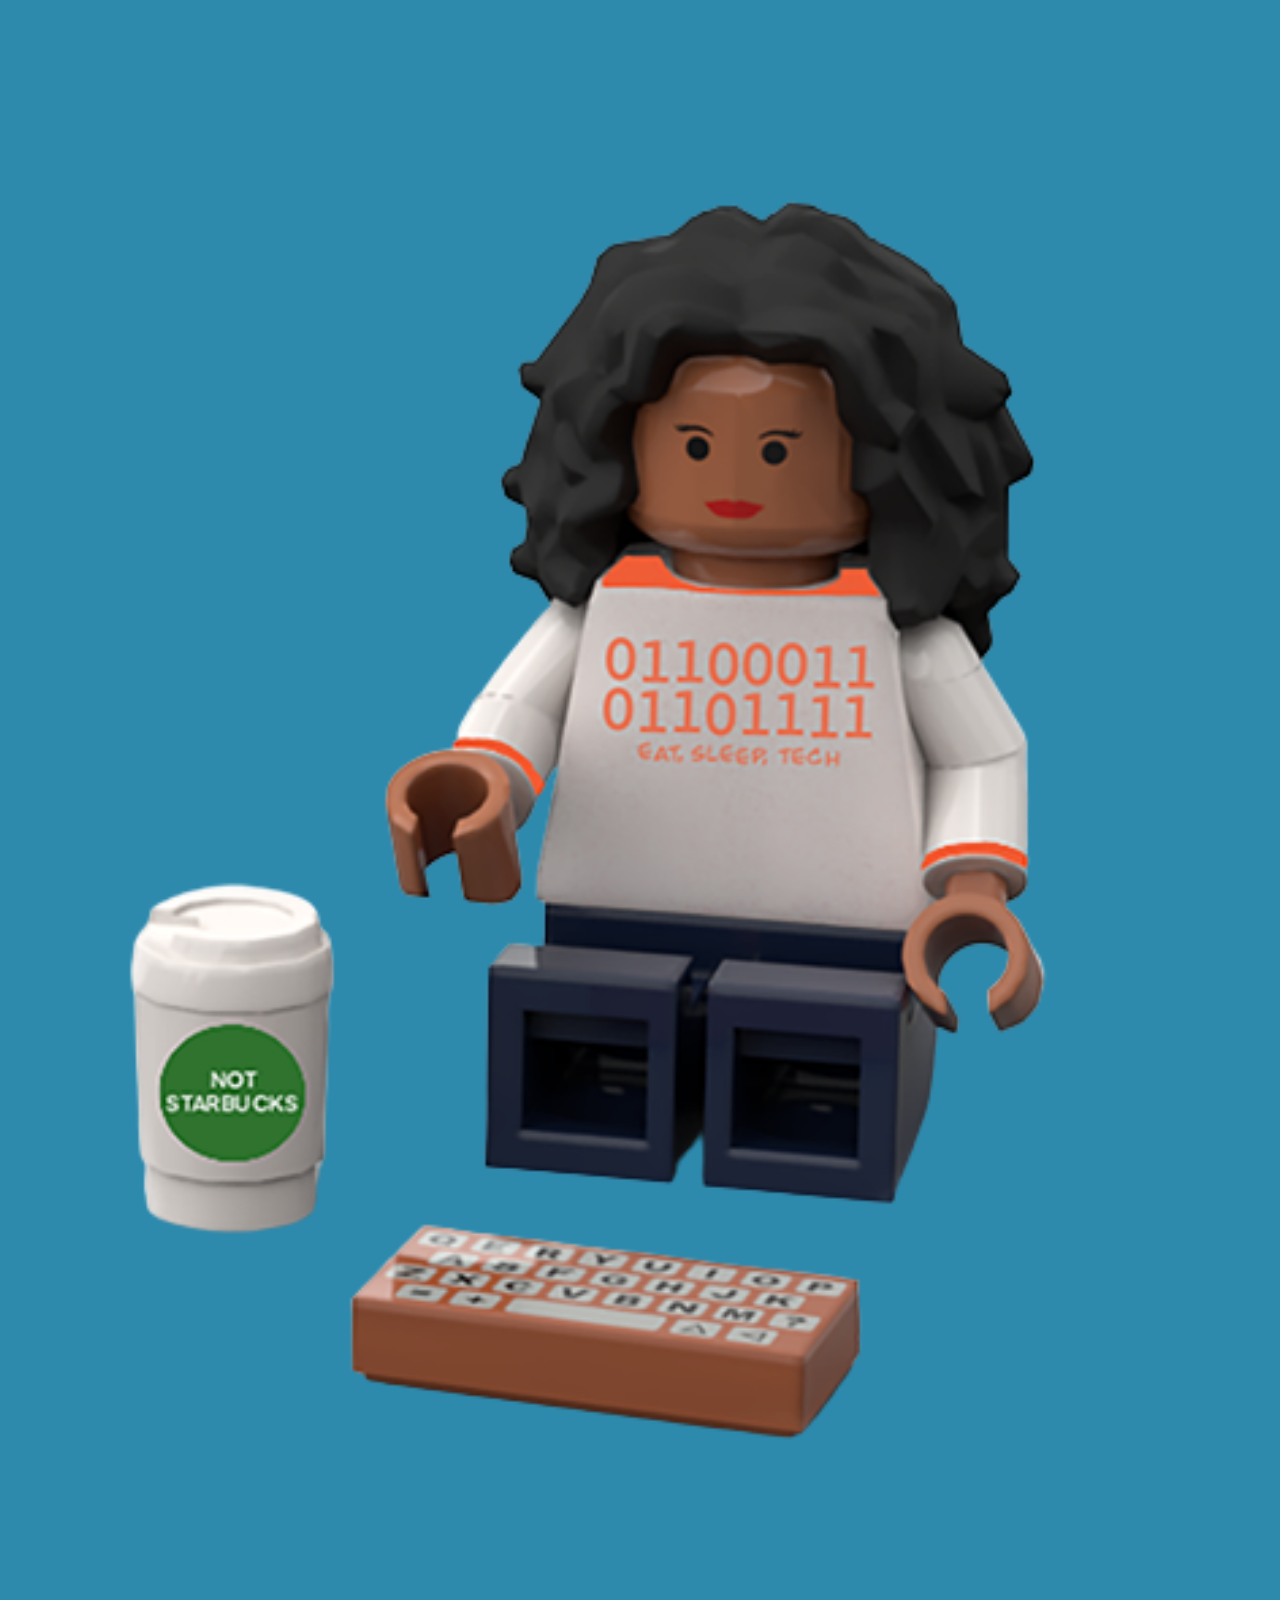
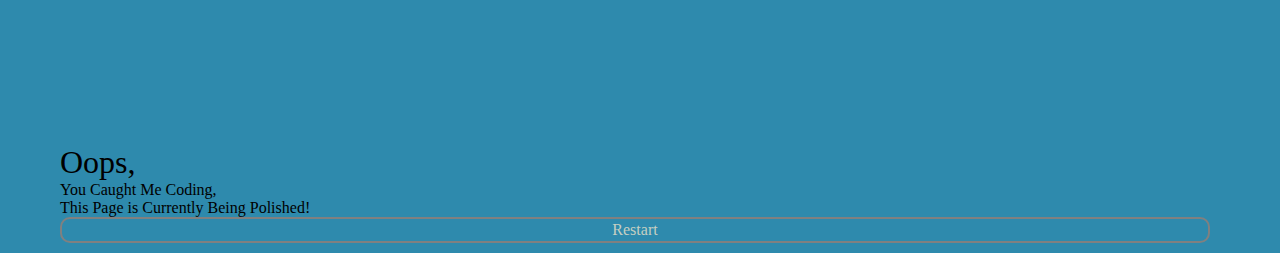
<file: src/coming-soon.html>
<!DOCTYPE html>
<!DOCTYPE html>
<html lang="en">

<head>
    <meta charset="UTF-8">
    <meta http-equiv="X-UA-Compatible" content="IE=edge">
    <meta name="viewport" content="width=device-width, initial-scale=1.0">
    <title>Natia Lollie | Coming Soon</title>
    <link rel="icon" type="image/x-icon" href="_imgs/favicon.svg" alt="laptop icon iconking1">
    <link id="theme-container" class="theme" rel="stylesheet" href="css/light.css">
    <link rel="stylesheet" href="css/main.css">
    <link
        href="https://fonts.googleapis.com/css2?family=Gemunu+Libre:wght@400;500&family=Montserrat:wght@400;500&family=Open+Sans:wght@400;500&family=Roboto:wght@400;500&display=swap"
        rel="stylesheet">
</head>

<body id="error">
    <section>
        <div class="main-container">

            <div class="coming-soon-wrapper">
                <div id="coming-soon-image">
                    <img src="_imgs/natia-as-lego.png" alt="Natia Lollie as a Lego">
                </div>

                <div id="coming-soon-message">
                    <h1 style="text-transform:capitalize">Oops,</h1>
                    <p>You Caught Me Coding,<br> This Page is Currently Being Polished!</p>
                </div>

                <div id="coming-soon-restart">
                    <a href=".">
                        <p class="error-restart-btn">Restart</p>
                    </a>
                </div>
            </div>
        </div>
    </section>

    <script src="js/theme.js"></script>
</body>

</html>
</file>
<file: src/css/light.css>
:root {
    --mainColor: #2E8AAD;
    --containerColor: #fff;
    --pseudoTitleBar: #B4BFAB;

    --menuColor: #F3F0E8;
    --borderColor: #B4BFAB;

    --mainText: #181818;
    --canvasText: #000;
    
    --secondaryTextColor: #fff;
    --specialTextColor: #C5CFC2;

    --mainFont: 'Segoe UI', 'Roboto', Tahoma, Geneva, Verdana, sans-serif;
    --secondaryFont: 'Trebuchet MS', 'Lucida Sans Unicode', 'Lucida Grande', 'Lucida Sans', Arial, sans-serif;

    /* --secondaryFont: -apple-system,
        BlinkMacSystemFont,
        "Segoe UI",
        "Roboto",
        "Oxygen",
        "Ubuntu",
        "Cantarell",
        "Fira Sans",
        "Droid Sans",
        "Helvetica Neue",
        sans-serif; */
    /* --secondaryFont: -apple-system,
        system-ui,
        BlinkMacSystemFont,
        "Segoe UI",
        Roboto,
        "Helvetica Neue",
        Arial,
        sans-serif; */

    --buttonColor: #C5CFC2;
}
</file>
<file: src/css/main.css>
@font-face {
    font-family: 'Chicago';
    src: url('/fonts/chicagoflf-webfont.woff') format('woff');
    font-weight: normal;
    font-style: normal;
}

@font-face {
    font-family: 'Segoe UI Bold';
    src: url('/fonts/segoe-ui-bold-webfont.woff') format('woff');
    font-weight: normal;
    font-style: normal;
}

@font-face {
    font-family: 'Trebuchet MS';
    src: url('/fonts/trebuchet-ms.woff') format('woff');
    font-weight: normal;
    font-style: normal;
}

@font-face {
    font-family: 'Trebuchet MS Bold';
    src: url('/fonts/trebuchet-ms-bold.woff') format('woff');
    font-weight: normal;
    font-style: normal;
}

@font-face {
    font-family: 'Helvetica';
    src: url('/fonts/helvetica-webfont.woff') format('woff');
    font-weight: normal;
    font-style: normal;
}

@font-face {
    font-family: 'Helvetica Light';
    src: url('/fonts/helvetica-light-webfont.woff') format('woff');
    font-weight: normal;
    font-style: normal;
}

* {
    box-sizing: border-box;
    padding: 0;
    margin: 0;
    scroll-behavior: smooth;
}

body {
    background-color: var(--mainColor);
}

h1,
h2,
h3,
h4,
h5,
h6,
strong {
    color: var(--mainTextColor);
    font-family: var(--defaultFont);
    font-weight: 100;
    margin-top: 5em;
    text-transform: uppercase;
}

p,
li,
span,
label,
input,
textarea {
    color: var(--mainTextColor);
    font-family: var(--defaultFont);
}

a {
    text-decoration: none;
    color: #C5CFC2 !important;
}

ul {
    list-style: none;
}

img {
    width: 100%;
}

hr {
    height: 4px;
    background-color: var(--borderColor);
    border: none;
}

nav {
    margin-left: 15px;
}

.nav-item {
    color: var(--containerTextColor) !important;
    line-height: 0;
}

.nav-end span {
    font-family: var(--defaultFont);
    color: var(--containerTextColor);
}

.navbar {
    background-color: var(--menuColor);
    height: 50px;
    margin-top: 2em;
    border-top: 2px var(--borderColor) solid;
    border-bottom: 2px var(--borderColor) solid;
}

.navbar ul {
    display: flex;
    flex-direction: row;
}

.navbar a {
    font-family: var(--defaultFont);
    font-size: 17px;
    padding: 10px 10px 6px 10px;
    margin: 0 5px;
}

.navbar a:hover {
    border-bottom: 2px #C5CFC2 solid;
    transition: 0s;
}

.navbar .flex {
    justify-content: space-between;
}

.main-container {
    max-width: 1200px;
    margin: 0 auto;
    padding: 0 20px;
}

.flex {
    display: flex;
    align-items: center;
    height: 100%;
}

/* icon placeholder */
.browser-dot {
    background-color: #fff;
    border: 2px #959e8e solid;
    height: 22px;
    width: 22px;
    border-radius: 50%;
    margin: 0 5px;
}

#current-date {
    margin-right: 30px;
}

#current-time {
    margin-right: 20px;
    font-weight: 100;
}

#logo {
    font-family: 'Segoe UI Bold';
    font-weight: bold;
    font-size: 1.2em;
    text-transform: uppercase;
    padding-top: 6px;
    margin: auto 35px auto -20px;
    border-bottom: none;
}

#theme-icon {
    cursor: pointer;
    width: 24px;
    transition: 0s;
    margin: auto 15px auto 0;
}

#settings-icon {
    cursor: pointer;
    width: 22px;
    transition: 0s;
}

/* ALERT BANNER */

#alert-banner .main-container {
    height: 8em;
}

#theme-message {
    display: flex;
    align-items: center;
    justify-content: center;
    height: 100%;
}

/* MAIN */

/* icon placeholder */
.browser-dot-title-bar-placeholder {
    background-color: #fff;
    border: 2px #9ea598 solid;
    height: 22px;
    width: 22px;
    border-radius: 50%;
    margin-left: 0.6em;
}

/* INTRO */

.greeting-wrapper {
    background-color: var(--containerColor);
    border: 3px solid var(--borderColor);
}

.skills-wrapper,
.projects-wrapper,
.contact-container {
    background-color: var(--containerColor);
    border: 3px solid var(--borderColor);
    margin: 5em auto;
}

.greeting-wrapper h1 {
    color: var(--containerTextColor);
    font-family: var(--defaultFont);
}

.greeting-wrapper p {
    color: var(--containerTextColor);
}

.greeting-wrapper {
    min-height: 700px;

    display: grid;
    grid-template-columns: 1fr 1fr 1fr 1fr 1fr;
    grid-template-areas:
        'greeting-toolbox greeting-box greeting-box greeting-box greeting-box'
    ;
}

.greeting-toolbox {
    grid-area: greeting-toolbox;
    margin: 0 auto;
    align-self: center;
    justify-self: center;
}

.greeting-toolbox-wrap {
    background-color: #B4BFAB;
}

#tools-wrapper {
    display: grid;
    grid-template-columns: 1fr 1fr;
    border: 2px var(--borderColor) solid;
}

#tools-wrapper div {
    border: 1px solid #B4BFAB;
    text-align: center;
    background-color: white;
}

#tools-wrapper div:hover {
    -webkit-filter: invert(100%);
    filter: progid:DXImageTransform.Microsoft.BasicImage(invert='1');
}

#tools-wrapper img {
    width: 80%;
}

.tool:hover {
    cursor: pointer;
}

#tool-guide {
    margin: 20px auto;
    width: 7em;
}

#tool-guide p:first-child {
    font-family: var(--menuFont);
}

#selected-tool {
    font-style: italic;
    font-size: 14px;
    margin-top: 3px;
    text-transform: capitalize;
}

.hidden {
    display: none !important;
}

.tags-hidden {
    display: none !important;
}

.greeting-box {
    grid-area: greeting-box;
    border-left: 3px solid var(--borderColor);

    display: grid;
    grid-template-columns: 1fr 1fr 1fr 18em 1fr;
    grid-template-rows: 1fr 18em 1fr;
    grid-template-areas:
        '. . . . prompt'
        '. . greeting-popup greeting-popup .'
    ;
    align-content: center;
}

#prompt {
    grid-area: prompt;

    cursor: pointer;
    margin-top: 1em;
}

#prompt-message {
    font-family: var(--defaultFont);
    text-transform: capitalize;
}

#greeting-popup {
    grid-area: greeting-popup;

    align-content: center;
    background-color: #F3F0E8;
    border: 2px solid var(--borderColor);
    box-shadow: 10px 10px rgb(128, 128, 128, 0.2);
    padding-left: 10px;
    padding-right: 10px;
    line-height: 2;

    display: grid;
    grid-template-rows: 1fr 13em 1fr;
    ;
}

#exit {
    cursor: pointer;
    float: right;
    margin-top: 10px;
    width: 22px;
}

.greeting-intro {
    margin: auto 0;
    text-align: center;
}

.greeting-intro h1 {
    font-family: var(--menuFont);
    text-transform: capitalize;
    margin: 0;
}

.greeting-intro span {
    color: #181818;
}

.pseudo-utility {
    display: flex;
    justify-content: space-between;
}

.pseudo-title-bar {
    display: grid;
    grid-template-columns: 1fr 1fr 1fr;
    padding-top: 5px;
    padding-bottom: 5px;
    background-color: var(--pseudoTitleBar);
    color: #181818;
    font-family: var(--windowTitle);
    letter-spacing: 1.5px;
    text-transform: uppercase;
    text-align: center;
}

.stripes {
    background: repeating-linear-gradient(180deg,
            #9FA897 2px,
            #B4BFAB 6px,
            #9FA897 3.5px);
}

.stripes div {
    background: var(--borderColor);
    height: 100%;
}

.pseudo-sub-title-bar {
    display: grid;
    grid-template-columns: 1fr 1fr 1fr;
    padding-top: 8px;
    padding-bottom: 5px;
    letter-spacing: 1.2px;
    font-size: 14px;
    font-weight: 100;
    text-align: center;
}

.pseudo-sub-title-bar div {
    color: #2b2c2d;
}

/* ABOUT */

.about-wrapper p {
    font-size: 16px;
    margin-top: 3em;
    line-height: 2em;
    letter-spacing: 1.5px;
}

/* SKILLS */

.skills-wrapper {
    min-height: 400px;
    width: 77%;
}

#file-window {
    display: grid;
    grid-template-columns: 1fr 1fr 1fr 1fr;
    grid-template-rows: 1fr 1fr 1fr;
    margin: 1.5em auto;
    text-align: center;
}

#file-window div {
    padding-top: 30px;
    padding-bottom: 30px;
    font-family: var(--secondaryFont);
    letter-spacing: 2px;
}

#file-window p {
    color: var(--containerTextColor);
}

.skills-folder {
    width: 4em;
}

.skills-folder:hover {
    animation: bounce 0.5s;
    animation-iteration-count: infinite;
    cursor: pointer;
}

@keyframes bounce {

    0%,
    100% {
        transform: translateY(0);
    }

    50% {
        transform: translateY(-10px);
    }
}

/* PROJECTS */

.projects-wrapper {
    width: 100%;
}

.pseudo-browser-toolbar {
    display: flex;
}

.browser-dot-title-bar-placeholder.projects {
    margin: auto 15px;
}

.pseudo-browser-toolbar-icons {
    display: flex;
    align-content: center;
}

.pseudo-browser-toolbar-icons div {
    border-left: 2px #B4BFAB solid;
    padding-left: 15px;
    padding-right: 15px;
}

.pseudo-browser-toolbar-icons img {
    padding-top: 10px;
    padding-bottom: 5px;
    width: 1.2em;
}

.pseudo-dropdown {
    margin: auto 0;
}

.pseudo-dropdown select {
    border: 1px #B4BFAB solid;
    color: #2b2c2d;
    padding-right: 10px;
    height: 25px;
    font-family: inherit;
    font-size: 14px;
    letter-spacing: 1px;
    text-align: left;
}

.pseudo-sub-browser-toolbar {
    display: flex;
    padding-top: 3px;
    padding-bottom: 3px;
    margin-left: 10px;
}

.pseudo-sub-browser-toolbar p {
    font-family: var(--defaultFont);
    font-weight: 100px;
    color: var(--containerTextColor);
}

#project-dropdown:hover {
    border-color: red;
    transition: none !important;
    scroll-behavior: none;
    cursor: pointer;
}

.pseudo-sub-browser-toolbar span {
    color: var(--containerTextColor);
}

.flicker {
    color: red !important;
}

/* projects filter */
#project-filter {
    padding: 0 20px;
    margin: 40px auto 20px auto;
}

#project-filter ul {
    display: flex;
}

#project-filter li {
    color: var(--containerTextColor);
    font-family: var(--defaultFont);
    font-size: 1.2em;
    margin: 0 20px;
    letter-spacing: 2px;
    text-transform: uppercase;
}

#project-filter li:hover {
    border-bottom: 2px #C5CFC2 solid;
    cursor: pointer;
    transition: 0s;
}

.active {
    border-bottom: 2px #C5CFC2 solid;
    padding-bottom: 6px;
    transition: 0s;
}

.hashtag-active {
    color: red !important;
}

/* filter project by skillset folder */
#project-filter-skillset {
    padding: 0 35px;
    margin: 0 auto 40px auto;
}

#project-filter-skillset ul,
.project-card-about ul {
    display: flex;
}

#project-filter-skillset li {
    color: #acacac;
    font-family: var(--defaultFont);
    font-style: italic;
    font-weight: lighter;
    margin: 0 5px;
}

#project-filter-skillset li:hover {
    color: red;
    cursor: pointer;
}

/* project cards about section */
.project-card {
    display: flex;
    flex-wrap: wrap;
    justify-content: space-between;
    margin-bottom: 40px;
    padding: 0 4%;
    width: 100%;
}

.project-card div {
    width: 310px;
}

.project-card-about h3 {
    color: var(--containerTextColor);
}

.project-card-about p {
    color: var(--containerTextColor);
}

.project-card-about {
    width: 300px;
}

.project-card-about h3 {
    margin: 8px auto 10px auto;
    font-family: 'Segoe UI Bold';
    font-weight: bold;
}

.project-card-about li {
    color: #acacac;
    font-family: var(--defaultFont);
    font-weight: lighter;
    margin-right: 5px;
    margin-bottom: 10px;
}

.project-card-about p {
    margin-top: 10px;
}

.tags-shown {
    flex-wrap: wrap;
}

.see-all:hover {
    color: red;
    cursor: pointer;
}

.project-card-about a {
    color: #2B5259 !important;
    font-style: italic;
    font-weight: bold;
}

.project-card-about a:hover {
    border-bottom: 2px #C5CFC2 solid;
    cursor: pointer;
    transition: 0s;
}

.learn:hover {
    animation: shift 0.5s;
    animation-iteration-count: infinite;
    cursor: pointer;
}

@keyframes shift {

    0%,
    100% {
        transform: translateX(0);
    }

    50% {
        transform: translateX(-10px);
    }
}

.project-card-about {
    margin: 20px auto 30px auto;
}

/* CONTACT FORM */

#contact {
    margin-bottom: 10em;
}

.contact-container {
    width: 40%;
    margin: 5em auto 1em auto;
}

#resume-link a {
    color: #464646 !important;
    font-family: 'Trebuchet MS Bold';
    font-style: italic;
    font-weight: bold;
    display: flex;
    justify-content: center;
}

#resume-link a:hover {
    color: red !important;
}

.pseudo-sub-title-bar span {
    color: var(--containerTextColor);
}

.pseudo-sub-title-bar.current-status {
    grid-template-columns: 1fr;
}

.current-status:hover {
    font-style: italic;
}

.contact-wrapper {
    background-color: var(--containerColor);
    border: none;
    margin: 10px auto 0 auto;
}

#contact-form {
    display: block;
    max-width: 450px;
    min-height: 600px;
    padding: 25px;
    font-family: var(--defaultFont);
}

#contact-form label {
    color: var(--containerTextColor);
    line-height: 2.7em;
    text-transform: uppercase;
}

.input-field {
    width: 100%;
    padding-top: 10px;
    padding-bottom: 10px;
    padding-left: 4px;
    background-color: var(--buttonColor);
    border: 2px solid var(--borderColor);
    color: #2b2c2d;
    font-size: 14px;
    transition: 0s !important;
}

.contact-wrapper .name {
    display: flex;
    justify-content: space-between;
}

textarea {
    font-style: italic;
}

.submit-btn-wrapper {
    padding: 40px 80px;
}

#submit-btn {
    margin-top: 10px;
    width: 100%;
    padding-top: 10px;
    padding-bottom: 10px;
    color: var(--containerTextColor);
    background-color: var(--buttonColor);
    border: 1px solid var(--borderColor);
    font-family: var(--defaultFont);
    font-size: 1em;
    text-transform: uppercase;
    opacity: 0.5;
}

#submit-btn:hover {
    cursor: pointer;
}

#submission-message span {
    color: red;
    display: flex;
    justify-content: center;

}

/* FOOTER */

.footer {
    background-color: var(--menuColor);
    font-family: var(--secondaryFont);
    height: 150px;
    margin-top: 2em;
    border-top: 2px var(--borderColor) solid;

    display: flex;
    justify-content: space-between;
}

.footer .main-container {
    margin: 0;
}

.footer ul {
    display: flex;
}

.footer a {
    padding: 10px 10px 6px 10px;
    font-size: 17px;
}

.footer #logo {
    margin: 0;
}

.footer h4 {
    margin-top: 0;
    margin-left: auto;
    margin-right: auto;
    text-transform: none;
}

.volunteer-wrapper {
    display: flex;
    align-items: center;
    overflow-x: auto;
    height: 100%;
}

.volunteer-card {
    width: 150px;
    height: 100px;
    padding: 1.2rem;
    margin: auto 2px;
}

.card-image {
    width: 100%;
    height: 100%;
    object-fit: contain;
    -webkit-filter: grayscale(100%);
    filter: grayscale(100%);
}

.footer-rights {
    position: relative;
    top: 50%;
    text-align: center;
    width: 300px;
}

.footer-rights a {
    color: var(--containerTextColor) !important;
}

.footer .mobile-resume {
    display: none;
}

/* INTERNAL POST PAGES */

#post h1 {
    margin-top: 0;
}

#post #code-post h1 {
    margin-top: 5em;
}

#post h1,
p,
li {
    color: var(--mainTextColor);
}

#post div.navbar-post .flex {
    justify-content: space-between;
}

#post div.navbar-post nav {
    margin: 0;
}

#post div.navbar-post #logo {
    margin: 0;
}

.project-post-wrapper,
.technologies-post-wrapper,
.showcase-post-wrapper,
.code-post-wrapper {
    margin: 3em auto;
    line-height: 2.5;
    font-size: 16px;
}

#post div#project-title-post {
    height: 200px;
}

#post div#project-title-post h1 {
    display: flex;
    justify-content: center;
    align-items: center;
    height: 100%;
    margin-top: 0;
}

section#project-post h1 {
    margin-top: 0;
}

.technologies-post-wrapper div {
    display: flex;
    flex-direction: row;
}

.technologies-post-wrapper ul {
    line-height: 3;
    list-style: circle;
    margin-left: 20px;
}

.technologies-post-wrapper ul+ul {
    margin-left: 60px;
}

.showcase-links ul {
    list-style: circle;
    line-height: 3;
    margin-left: 20px;
    margin-top: 30px;
}

.showcase-links ul li a {
    color: var(--mainTextColor) !important;
}

.showcase-links ul li a:hover {
    -webkit-filter: invert(100%);
    filter: invert(100%);
}

.showcase-cards {
    display: flex;
    justify-content: center;
}

.showcase-images-container {
    width: 80%;
    height: 80%;
    padding: 1.2rem;
    margin: auto 2px;
}

div.showcase-images-container a img {
    width: 100%;
    height: 100%;
    object-fit: contain;
}

#post .footer {
    margin-top: 8em;
}

#post .footer ul {
    list-style: none;
}

#post #theme-message {
    margin-top: 50px;
    -webkit-filter: invert(100%);
    filter: invert(100%);
}

/* 404 PAGE NOT FOUND PAGE */

.page-not-found-wrapper {
    display: grid;
    grid-template-columns: 100px 1fr 100px;
    grid-template-rows: 1fr auto;
    grid-template-areas:
        'error-image error-message .'
        '. . error-restart'
    ;
    align-items: center;

    height: auto;
    width: 50%;
    background-color: var(--containerColor);
    border: 3px solid var(--borderColor);
    margin: 5em auto;
    padding-top: 20px;

}

.page-not-found-wrapper p {
    color: var(--containerTextColor);
    font-family: var(--menuFont);
    font-size: 20px;
}

#error-image {
    grid-area: error-image;
    align-self: end;
    margin-left: 20px;
}

#error-message {
    grid-area: error-message;
    line-height: 30px;
    margin: auto 10px;
}

#error-restart {
    grid-area: error-restart;
}

#error-restart:hover {
    cursor: pointer;
}

.error-restart-btn {
    border: 2px gray solid;
    border-radius: 10px;
    padding: 2px;
    text-align: center;
    margin-bottom: 10px;
    margin-right: 10px;
    text-transform: capitalize;
}

.error-restart-btn:hover {
    border-color: red;
    color: red;
}

@media screen and (max-width: 1200px) {
    .main-container {
        width: 95%;
    }

    #project-filter-skillset ul {
        display: flex;
        flex-wrap: wrap;
    }

    #project-filter-skillset li {
        margin-top: 10px;
    }

    .contact-container {
        width: 55%;
    }
}

@media (min-width:800px) and (max-width:1096px) {
    .project-card {
        padding: 0 3rem;
    }
}

@media screen and (max-width: 987px) {

    nav {
        margin: 0;
    }

    .navbar #logo {
        margin-right: 0;
        font-size: 1.1em;
    }

    .navbar a {
        margin: 0;
    }

    #current-date,
    #current-time {
        display: none;
    }

    #theme-icon {
        width: 21px;
    }


    .footer {
        flex-direction: column;
        align-items: center;
        height: auto;
    }

    .footer .main-container {
        width: auto;
        margin: 20px auto;
    }

    .footer-rights {
        margin: 20px auto;
    }

    .footer .mobile-resume {
        display: inline-block;
    }

    .page-not-found-wrapper {
        width: 95%;
    }

    .page-not-found-wrapper p {
        font-family: var(--menuFont);
        font-size: 20px;
    }

}

@media screen and (max-width: 800px) {

    h1,
    h4,
    #about p {
        text-align: center;
    }

    .greeting-toolbox {
        display: none;
    }

    .greeting-wrapper {
        min-height: auto;
        display: grid;
        grid-template-columns: 1fr;
        grid-template-areas: 'greeting-box';
        background-color: var(--mainColor) !important;
        border: none !important;
    }

    .greeting-box {
        border: none !important;
        display: inline-block;
    }

    #greeting-popup {
        grid-template-rows: 1fr 18em 1fr;
    }

    #exit {
        display: none;
    }

    .skills-wrapper {
        width: 95%
    }

    .skills-message.hidden {
        display: inline-block !important;
        margin: 20px auto;
        font-family: var(--secondaryFont);
        letter-spacing: 1.2px;
        font-size: 14px;
        font-weight: 100;
        text-align: center;
        width: 100%;
    }

    #file-window {
        grid-template-columns: 1fr 1fr 1fr;
        grid-template-rows: auto;
        margin: 0 !important;
    }

    .projects-wrapper .pseudo-dropdown {
        display: none;
    }

    #project-filter {
        padding: 0;
        text-align: center;
    }

    #project-filter ul {
        display: inline-block !important;
        width: 100% !important;
    }

    #project-filter li {
        padding-top: 20px;
        padding-bottom: 20px !important;
    }

    #project-filter li:hover {
        border: none !important;
    }

    .active {
        border-bottom: 0 !important;
        background-color: #C5CFC2 !important;
        padding-bottom: 6px !important;
        width: auto;
    }

    .project-card {
        justify-content: center !important;
        margin-top: 10%;
    }

    .project-card div {
        width: 80%;
    }

    .project-card-about {
        margin: 20px 10px;
    }

    .tags {
        flex-wrap: wrap;
    }

    .contact-container {
        width: 75%;
    }

    .contact-wrapper .name {
        display: inline-block !important;
        margin: 0 !important;
        width: 100%;
    }

    .name div {
        margin-right: 0 !important;
    }

    #post {
        overflow-x: hidden;
    }

    #post p {
        text-align: center;
    }

    #post div.navbar-post .flex {
        justify-content: center;
    }

    #post .navbar .main-container {
        width: auto;
    }

    #post .navbar #theme-icon {
        display: none;
    }

    .technologies-post-wrapper div {
        justify-content: center;
    }

    .showcase-links {
        display: flex;
        justify-content: center;
    }

    .showcase-cards {
        display: inline-block;
        width: 100%;
    }

    .showcase-images-container {
        width: 100%;
    }

}

@media screen and (max-width: 600px) {
    .project-card div {
        width: 90%;
    }

    .contact-container {
        width: 95%;
    }
}
</file>
